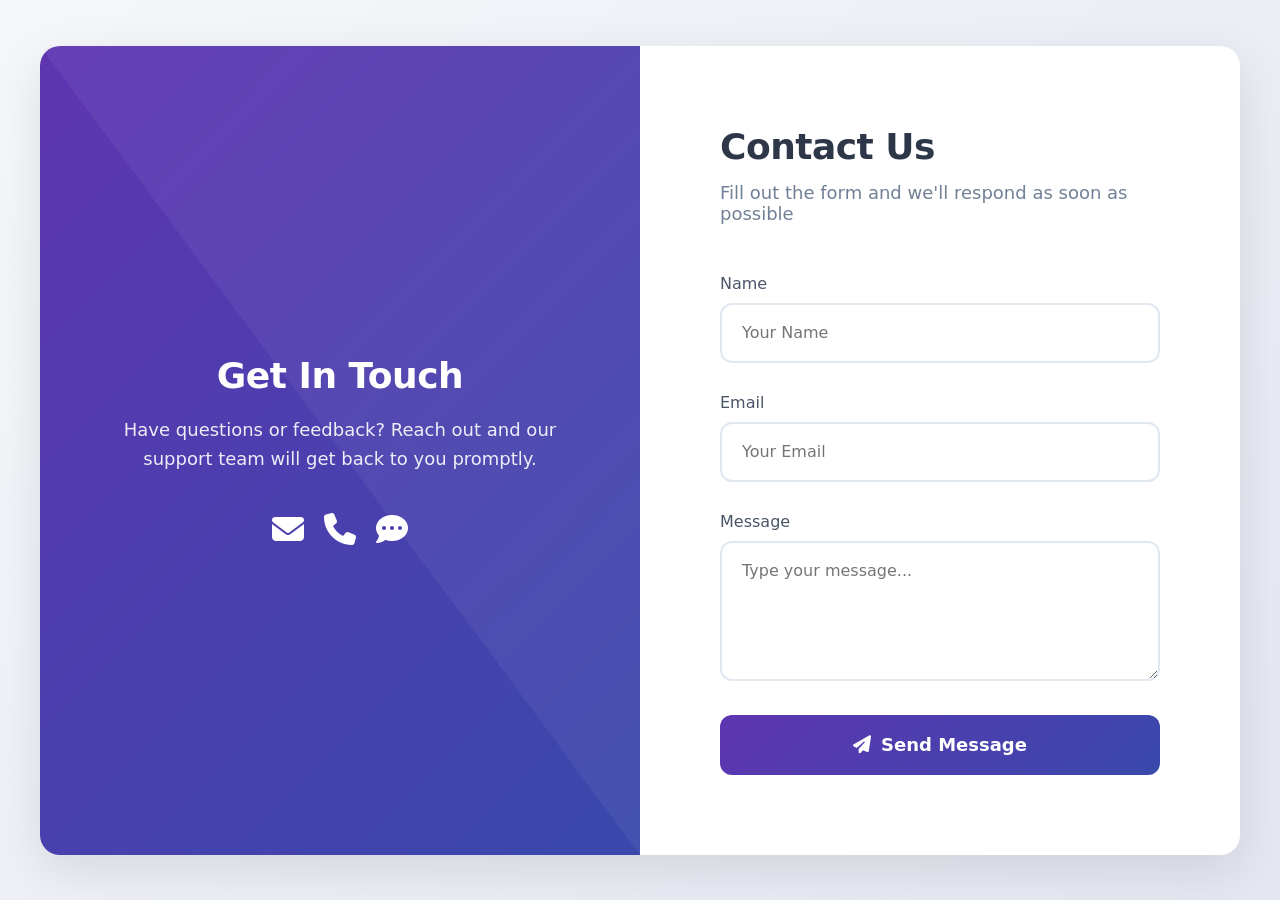
<file: KeyWallet/KeyWallet/contactus.html>
<!DOCTYPE html>
<html lang="en">
<head>
    <meta charset="UTF-8">
    <meta name="viewport" content="width=device-width, initial-scale=1.0">
    <title>Contact Us | KeyVault</title>
    <link rel="stylesheet" href="https://cdnjs.cloudflare.com/ajax/libs/font-awesome/6.4.0/css/all.min.css">
    <style>
        * { margin: 0; padding: 0; box-sizing: border-box; font-family: 'Segoe UI', system-ui, sans-serif; }
        body { background: linear-gradient(135deg, #f5f7fa 0%, #e4e7f1 100%); min-height: 100vh; display: flex; justify-content: center; align-items: center; padding: 20px; }
        .contact-container { width: 100%; max-width: 1200px; display: flex; background: white; border-radius: 20px; box-shadow: 0 15px 50px rgba(0,0,0,0.1); overflow: hidden; min-height: 700px; }

        /* Left Graphic Section */
        .graphic-section { flex: 1; background: linear-gradient(135deg, #5e35b1 0%, #3949ab 100%); display: flex; flex-direction: column; justify-content: center; align-items: center; padding: 60px; color: white; position: relative; overflow: hidden; }
        .graphic-overlay { position: absolute; top:0; left:0; width:100%; height:100%; background: url('data:image/svg+xml;utf8,<svg xmlns="http://www.w3.org/2000/svg" viewBox="0 0 100 100" preserveAspectRatio="none"><path d="M0,0 L100,0 L100,100 Z" fill="rgba(255,255,255,0.05)" /></svg>'); background-size: cover; }
        .graphic-content { max-width: 500px; text-align: center; z-index: 2; }
        .graphic-title { font-size: 36px; font-weight: 700; margin-bottom: 20px; letter-spacing: -0.5px; }
        .graphic-description { font-size: 18px; line-height: 1.6; opacity: 0.9; margin-bottom: 40px; }
        .graphic-icons { display: flex; gap: 20px; justify-content: center; }
        .graphic-icons i { font-size: 32px; }

        /* Right Form Section */
        .form-section { flex: 1; display: flex; flex-direction: column; justify-content: center; padding: 80px; max-width: 600px; }
        .form-header { margin-bottom: 50px; }
        .form-title { font-size: 36px; font-weight: 700; color: #2d3748; margin-bottom: 15px; letter-spacing: -0.5px; }
        .form-subtitle { font-size: 18px; color: #718096; }
        .form-group { margin-bottom: 30px; }
        .form-label { display: block; margin-bottom: 10px; font-weight: 500; color: #4a5568; font-size: 16px; }
        .form-control { width: 100%; padding: 18px 20px; border: 2px solid #e2e8f0; border-radius: 12px; font-size: 16px; transition: all 0.3s ease; height: 60px; }
        .form-control:focus { outline: none; border-color: #5e35b1; box-shadow: 0 0 0 4px rgba(94,53,177,0.1); }
        textarea.form-control { min-height: 140px; resize: vertical; }
        .submit-btn { width: 100%; padding: 20px; background: linear-gradient(135deg, #5e35b1 0%, #3949ab 100%); color: white; border: none; border-radius: 12px; font-size: 18px; font-weight: 600; cursor: pointer; transition: all 0.3s ease; height: 60px; display: flex; align-items: center; justify-content: center; gap: 10px; }
        .submit-btn:hover { transform: translateY(-3px); box-shadow: 0 8px 20px rgba(94,53,177,0.3); }

        @media (max-width: 992px) { .contact-container { flex-direction: column; max-width: 700px; } .graphic-section, .form-section { padding: 50px; } }
        @media (max-width: 576px) { .contact-container { min-height: auto; } .graphic-section, .form-section { padding: 40px 20px; } }
    </style>
</head>
<body>

<div class="contact-container">
    <div class="graphic-section">
        <div class="graphic-overlay"></div>
        <div class="graphic-content">
            <h1 class="graphic-title">Get In Touch</h1>
            <p class="graphic-description">Have questions or feedback? Reach out and our support team will get back to you promptly.</p>
            <div class="graphic-icons">
                <i class="fas fa-envelope"></i>
                <i class="fas fa-phone"></i>
                <i class="fas fa-comment-dots"></i>
            </div>
        </div>
    </div>

    <div class="form-section">
        <div class="form-header">
            <h1 class="form-title">Contact Us</h1>
            <p class="form-subtitle">Fill out the form and we'll respond as soon as possible</p>
        </div>

        <form action="contact.php" method="POST">
            <div class="form-group">
                <label class="form-label" for="name">Name</label>
                <input type="text" name="name" id="name" class="form-control" placeholder="Your Name" required>
            </div>

            <div class="form-group">
                <label class="form-label" for="email">Email</label>
                <input type="email" name="email" id="email" class="form-control" placeholder="Your Email" required>
            </div>

            <div class="form-group">
                <label class="form-label" for="message">Message</label>
                <textarea name="message" id="message" class="form-control" placeholder="Type your message..." required></textarea>
            </div>

            <button type="submit" class="submit-btn">
                <i class="fas fa-paper-plane"></i>
                Send Message
            </button>
        </form>
    </div>
</div>

</body>
</html>
</file>
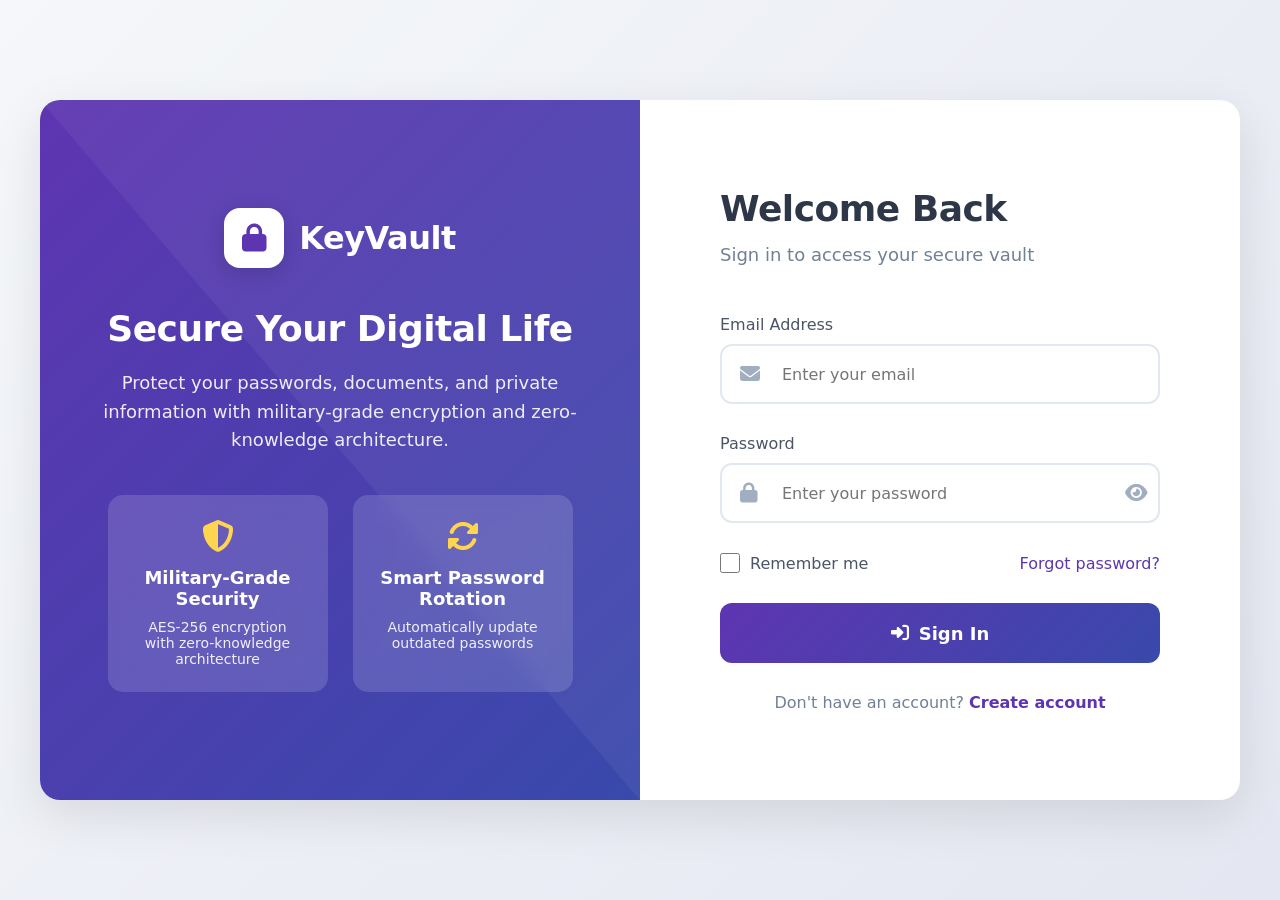
<file: KeyWallet/KeyWallet/login.html>
<!DOCTYPE html>
<html lang="en">
<head>
    <meta charset="UTF-8">
    <meta name="viewport" content="width=device-width, initial-scale=1.0">
    <title>Secure Login | KeyVault</title>
    <link rel="stylesheet" href="https://cdnjs.cloudflare.com/ajax/libs/font-awesome/6.4.0/css/all.min.css">
    <style>
        * {
            margin: 0;
            padding: 0;
            box-sizing: border-box;
            font-family: 'Segoe UI', system-ui, sans-serif;
        }
        
        body {
            background: linear-gradient(135deg, #f5f7fa 0%, #e4e7f1 100%);
            min-height: 100vh;
            display: flex;
            justify-content: center;
            align-items: center;
            padding: 20px;
        }
        
        .login-container {
            width: 100%;
            max-width: 1200px;
            display: flex;
            background: white;
            border-radius: 20px;
            box-shadow: 0 15px 50px rgba(0, 0, 0, 0.1);
            overflow: hidden;
            min-height: 700px;
        }
        
        .graphic-section {
            flex: 1;
            background: linear-gradient(135deg, #5e35b1 0%, #3949ab 100%);
            display: flex;
            flex-direction: column;
            justify-content: center;
            align-items: center;
            padding: 60px;
            color: white;
            position: relative;
            overflow: hidden;
        }
        
        .graphic-overlay {
            position: absolute;
            top: 0;
            left: 0;
            width: 100%;
            height: 100%;
            background: url('data:image/svg+xml;utf8,<svg xmlns="http://www.w3.org/2000/svg" viewBox="0 0 100 100" preserveAspectRatio="none"><path d="M0,0 L100,0 L100,100 Z" fill="rgba(255,255,255,0.05)" /></svg>');
            background-size: cover;
        }
        
        .logo {
            display: flex;
            align-items: center;
            gap: 15px;
            margin-bottom: 40px;
            z-index: 2;
        }
        
        .logo-icon {
            width: 60px;
            height: 60px;
            background: white;
            border-radius: 16px;
            display: flex;
            align-items: center;
            justify-content: center;
            color: #5e35b1;
            font-size: 28px;
            box-shadow: 0 5px 20px rgba(0, 0, 0, 0.15);
        }
        
        .logo-text {
            font-size: 32px;
            font-weight: 700;
            letter-spacing: -0.5px;
        }
        
        .graphic-content {
            max-width: 500px;
            text-align: center;
            z-index: 2;
        }
        
        .graphic-title {
            font-size: 36px;
            font-weight: 700;
            margin-bottom: 20px;
            letter-spacing: -0.5px;
        }
        
        .graphic-description {
            font-size: 18px;
            line-height: 1.6;
            opacity: 0.9;
            margin-bottom: 40px;
        }
        
        .features {
            display: flex;
            flex-wrap: wrap;
            gap: 25px;
            justify-content: center;
            z-index: 2;
        }
        
        .feature {
            background: rgba(255, 255, 255, 0.15);
            backdrop-filter: blur(10px);
            border-radius: 15px;
            padding: 25px;
            width: 220px;
            text-align: center;
            transition: all 0.3s ease;
        }
        
        .feature:hover {
            transform: translateY(-8px);
            background: rgba(255, 255, 255, 0.25);
        }
        
        .feature i {
            font-size: 32px;
            margin-bottom: 15px;
            color: #ffd54f;
        }
        
        .feature h3 {
            font-size: 18px;
            margin-bottom: 10px;
        }
        
        .feature p {
            font-size: 14px;
            opacity: 0.9;
        }
        
        .login-section {
            flex: 1;
            display: flex;
            flex-direction: column;
            justify-content: center;
            padding: 80px;
            max-width: 600px;
        }
        
        .login-header {
            margin-bottom: 50px;
        }
        
        .login-title {
            font-size: 36px;
            font-weight: 700;
            color: #2d3748;
            margin-bottom: 15px;
            letter-spacing: -0.5px;
        }
        
        .login-subtitle {
            font-size: 18px;
            color: #718096;
        }
        
        .form-group {
            margin-bottom: 30px;
        }
        
        .form-label {
            display: block;
            margin-bottom: 10px;
            font-weight: 500;
            color: #4a5568;
            font-size: 16px;
        }
        
        .input-container {
            position: relative;
        }
        
        .input-container i {
            position: absolute;
            left: 20px;
            top: 50%;
            transform: translateY(-50%);
            color: #a0aec0;
            font-size: 20px;
        }
        
        .form-control {
            width: 100%;
            padding: 18px 20px 18px 60px;
            border: 2px solid #e2e8f0;
            border-radius: 12px;
            font-size: 16px;
            transition: all 0.3s ease;
            height: 60px;
        }
        
        .form-control:focus {
            outline: none;
            border-color: #5e35b1;
            box-shadow: 0 0 0 4px rgba(94, 53, 177, 0.1);
        }
        
        .password-toggle {
            position: absolute;
            right: 55px;
            top: 50%;
            transform: translateY(-50%);
            color: #a0aec0;
            cursor: pointer;
            font-size: 20px;
            transition: all 0.3s ease;
        }
        
        .password-toggle:hover {
            color: #5e35b1;
        }
        
        .options {
            display: flex;
            justify-content: space-between;
            align-items: center;
            margin-bottom: 30px;
        }
        
        .remember {
            display: flex;
            align-items: center;
            gap: 10px;
        }
        
        .remember input {
            width: 20px;
            height: 20px;
            accent-color: #5e35b1;
        }
        
        .remember label {
            color: #4a5568;
            cursor: pointer;
        }
        
        .forgot-link {
            color: #5e35b1;
            text-decoration: none;
            font-weight: 500;
            transition: all 0.3s ease;
        }
        
        .forgot-link:hover {
            text-decoration: underline;
        }
        
        .login-btn {
            width: 100%;
            padding: 20px;
            background: linear-gradient(135deg, #5e35b1 0%, #3949ab 100%);
            color: white;
            border: none;
            border-radius: 12px;
            font-size: 18px;
            font-weight: 600;
            cursor: pointer;
            transition: all 0.3s ease;
            margin-bottom: 30px;
            height: 60px;
            display: flex;
            align-items: center;
            justify-content: center;
            gap: 10px;
        }
        
        .login-btn:hover {
            transform: translateY(-3px);
            box-shadow: 0 8px 20px rgba(94, 53, 177, 0.3);
        }
        
        .divider {
            display: flex;
            align-items: center;
            margin: 30px 0;
            color: #a0aec0;
        }
        
        .divider::before,
        .divider::after {
            content: '';
            flex: 1;
            height: 1px;
            background: #e2e8f0;
            margin: 0 15px;
        }
        
        .social-login {
            display: flex;
            gap: 20px;
            margin-bottom: 30px;
        }
        
        .social-btn {
            flex: 1;
            padding: 15px;
            border: 2px solid #e2e8f0;
            border-radius: 12px;
            background: white;
            display: flex;
            align-items: center;
            justify-content: center;
            gap: 10px;
            font-size: 16px;
            font-weight: 500;
            color: #4a5568;
            cursor: pointer;
            transition: all 0.3s ease;
        }
        
        .social-btn:hover {
            border-color: #5e35b1;
            color: #5e35b1;
            transform: translateY(-3px);
        }
        
        .social-btn i {
            font-size: 20px;
        }
        
        .register-link {
            text-align: center;
            color: #718096;
        }
        
        .register-link a {
            color: #5e35b1;
            text-decoration: none;
            font-weight: 600;
        }
        
        .register-link a:hover {
            text-decoration: underline;
        }
        
        @media (max-width: 992px) {
            .login-container {
                flex-direction: column;
                max-width: 700px;
            }
            
            .graphic-section {
                padding: 40px;
            }
            
            .login-section {
                padding: 50px;
            }
        }
        
        @media (max-width: 576px) {
            .login-container {
                min-height: auto;
            }
            
            .graphic-section {
                padding: 40px 20px;
            }
            
            .login-section {
                padding: 40px 20px;
            }
            
            .features {
                flex-direction: column;
                align-items: center;
            }
            
            .feature {
                width: 100%;
                max-width: 300px;
            }
            
            .social-login {
                flex-direction: column;
            }
        }
    </style>
</head>
<body>
    <div class="login-container">
        <div class="graphic-section">
            <div class="graphic-overlay"></div>
            <div class="logo">
                <div class="logo-icon">
                    <i class="fas fa-lock"></i>
                </div>
                <div class="logo-text">KeyVault</div>
            </div>
            <div class="graphic-content">
                <h1 class="graphic-title">Secure Your Digital Life</h1>
                <p class="graphic-description">Protect your passwords, documents, and private information with military-grade encryption and zero-knowledge architecture.</p>
            </div>
            <div class="features">
                <div class="feature">
                    <i class="fas fa-shield-alt"></i>
                    <h3>Military-Grade Security</h3>
                    <p>AES-256 encryption with zero-knowledge architecture</p>
                </div>
                <div class="feature">
                    <i class="fas fa-sync-alt"></i>
                    <h3>Smart Password Rotation</h3>
                    <p>Automatically update outdated passwords</p>
                </div>
            </div>
        </div>
        
        <div class="login-section">
            <div class="login-header">
                <h1 class="login-title">Welcome Back</h1>
                <p class="login-subtitle">Sign in to access your secure vault</p>
            </div>
            
            <form action="login.php" method="post">
                <div class="form-group">
                    <label class="form-label">Email Address</label>
                    <div class="input-container">
                        <i class="fas fa-envelope"></i>
                        <input type="email" name="email" class="form-control" placeholder="Enter your email" required>
                    </div>
                </div>
                
                <div class="form-group">
                    <label class="form-label">Password</label>
                    <div class="input-container">
                        <i class="fas fa-lock"></i>
                        <input type="password" name="password" id="password" class="form-control" placeholder="Enter your password" required>
                        <span class="password-toggle" id="togglePassword">
                            <i class="fas fa-eye"></i>
                        </span>
                    </div>
                </div>
                
                <div class="options">
                    <div class="remember">
                        <input type="checkbox" id="remember">
                        <label for="remember">Remember me</label>
                    </div>
                    <a href="forgot_password_form.php" class="forgot-link">Forgot password?</a>
                </div>
                
                <button type="submit" class="login-btn">
                    <i class="fas fa-sign-in-alt"></i>
                    Sign In
                </button>
                
                
                <p class="register-link">
                    Don't have an account? <a href="register.html">Create account</a>
                </p>
            </form>
        </div>
    </div>
    
    <script>
        // Toggle password visibility
        const togglePassword = document.querySelector('#togglePassword');
        const password = document.querySelector('#password');
        
        togglePassword.addEventListener('click', function() {
            const type = password.getAttribute('type') === 'password' ? 'text' : 'password';
            password.setAttribute('type', type);
            this.innerHTML = type === 'password' ? '<i class="fas fa-eye"></i>' : '<i class="fas fa-eye-slash"></i>';
        });
        
    </script>
</body>
</html>
</file>
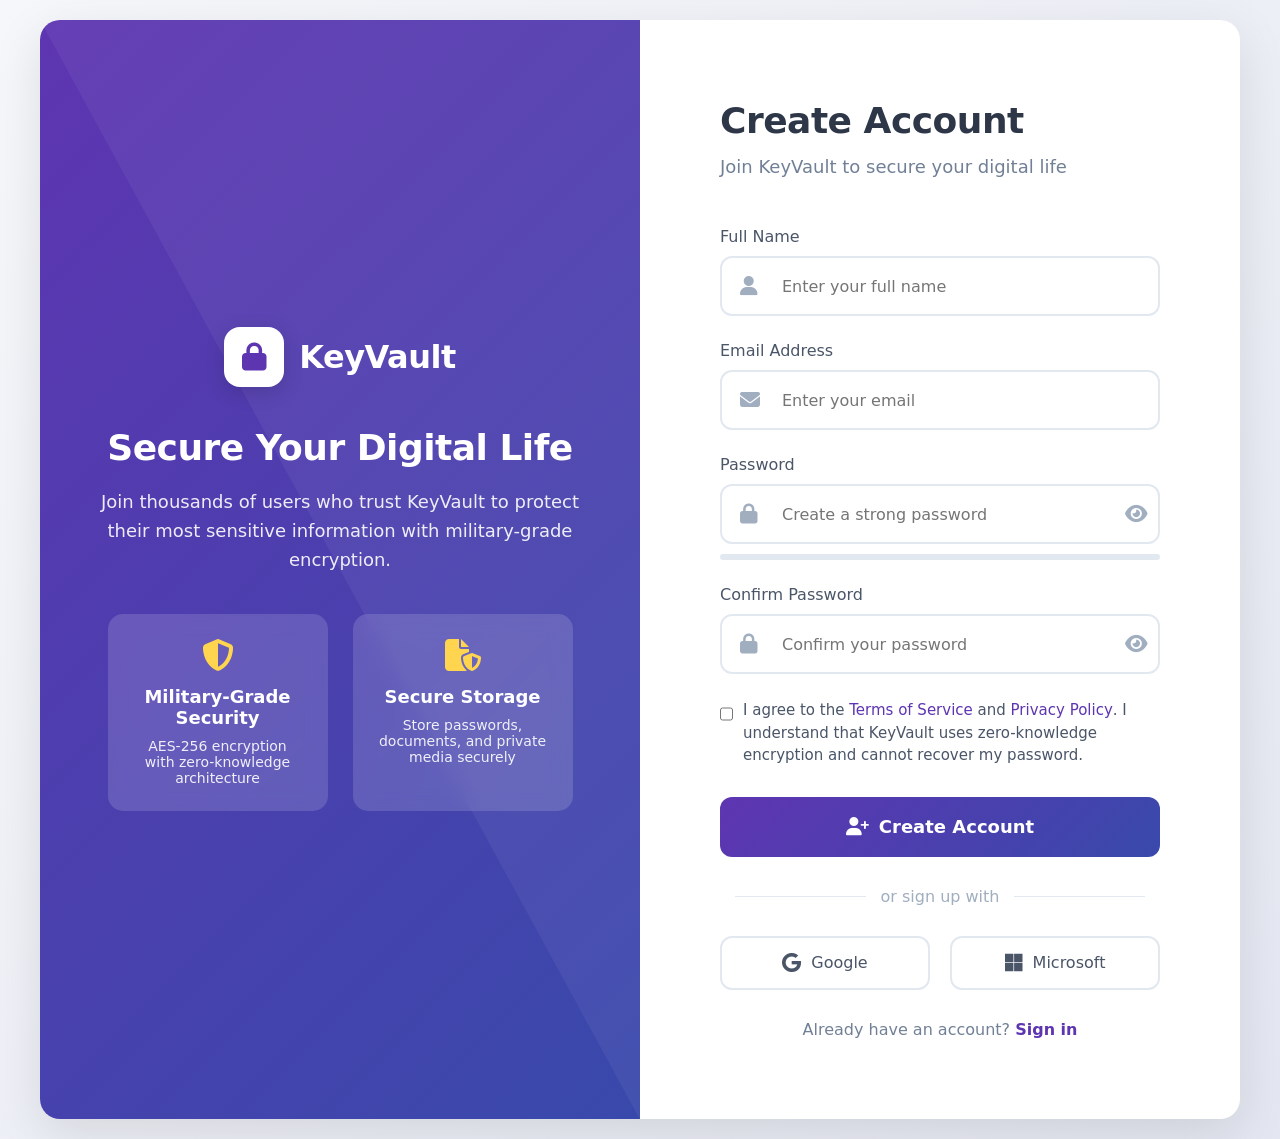
<file: KeyWallet/KeyWallet/register.html>
<!DOCTYPE html>
<html lang="en">
<head>
    <meta charset="UTF-8">
    <meta name="viewport" content="width=device-width, initial-scale=1.0">
    <title>Create Account | KeyVault</title>
    <link rel="stylesheet" href="https://cdnjs.cloudflare.com/ajax/libs/font-awesome/6.4.0/css/all.min.css">
    <style>
        * {
            margin: 0;
            padding: 0;
            box-sizing: border-box;
            font-family: 'Segoe UI', system-ui, sans-serif;
        }
        
        body {
            background: linear-gradient(135deg, #f5f7fa 0%, #e4e7f1 100%);
            min-height: 100vh;
            display: flex;
            justify-content: center;
            align-items: center;
            padding: 20px;
        }
        
        .container {
            width: 100%;
            max-width: 1200px;
            display: flex;
            background: white;
            border-radius: 20px;
            box-shadow: 0 15px 50px rgba(0, 0, 0, 0.1);
            overflow: hidden;
            min-height: 700px;
        }
        
        .graphic-section {
            flex: 1;
            background: linear-gradient(135deg, #5e35b1 0%, #3949ab 100%);
            display: flex;
            flex-direction: column;
            justify-content: center;
            align-items: center;
            padding: 60px;
            color: white;
            position: relative;
            overflow: hidden;
        }
        
        .graphic-overlay {
            position: absolute;
            top: 0;
            left: 0;
            width: 100%;
            height: 100%;
            background: url('data:image/svg+xml;utf8,<svg xmlns="http://www.w3.org/2000/svg" viewBox="0 0 100 100" preserveAspectRatio="none"><path d="M0,0 L100,0 L100,100 Z" fill="rgba(255,255,255,0.05)" /></svg>');
            background-size: cover;
        }
        
        .logo {
            display: flex;
            align-items: center;
            gap: 15px;
            margin-bottom: 40px;
            z-index: 2;
        }
        
        .logo-icon {
            width: 60px;
            height: 60px;
            background: white;
            border-radius: 16px;
            display: flex;
            align-items: center;
            justify-content: center;
            color: #5e35b1;
            font-size: 28px;
            box-shadow: 0 5px 20px rgba(0, 0, 0, 0.15);
        }
        
        .logo-text {
            font-size: 32px;
            font-weight: 700;
            letter-spacing: -0.5px;
        }
        
        .graphic-content {
            max-width: 500px;
            text-align: center;
            z-index: 2;
        }
        
        .graphic-title {
            font-size: 36px;
            font-weight: 700;
            margin-bottom: 20px;
            letter-spacing: -0.5px;
        }
        
        .graphic-description {
            font-size: 18px;
            line-height: 1.6;
            opacity: 0.9;
            margin-bottom: 40px;
        }
        
        .features {
            display: flex;
            flex-wrap: wrap;
            gap: 25px;
            justify-content: center;
            z-index: 2;
        }
        
        .feature {
            background: rgba(255, 255, 255, 0.15);
            backdrop-filter: blur(10px);
            border-radius: 15px;
            padding: 25px;
            width: 220px;
            text-align: center;
            transition: all 0.3s ease;
        }
        
        .feature:hover {
            transform: translateY(-8px);
            background: rgba(255, 255, 255, 0.25);
        }
        
        .feature i {
            font-size: 32px;
            margin-bottom: 15px;
            color: #ffd54f;
        }
        
        .feature h3 {
            font-size: 18px;
            margin-bottom: 10px;
        }
        
        .feature p {
            font-size: 14px;
            opacity: 0.9;
        }
        
        .form-section {
            flex: 1;
            display: flex;
            flex-direction: column;
            justify-content: center;
            padding: 80px;
            max-width: 600px;
        }
        
        .form-header {
            margin-bottom: 50px;
        }
        
        .form-title {
            font-size: 36px;
            font-weight: 700;
            color: #2d3748;
            margin-bottom: 15px;
            letter-spacing: -0.5px;
        }
        
        .form-subtitle {
            font-size: 18px;
            color: #718096;
        }
        
        .form-group {
            margin-bottom: 25px;
        }
        
        .form-label {
            display: block;
            margin-bottom: 10px;
            font-weight: 500;
            color: #4a5568;
            font-size: 16px;
        }
        
        .input-container {
            position: relative;
        }
        
        .input-container i {
            position: absolute;
            left: 20px;
            top: 50%;
            transform: translateY(-50%);
            color: #a0aec0;
            font-size: 20px;
        }
        
        .form-control {
            width: 100%;
            padding: 18px 20px 18px 60px;
            border: 2px solid #e2e8f0;
            border-radius: 12px;
            font-size: 16px;
            transition: all 0.3s ease;
            height: 60px;
        }
        
        .form-control:focus {
            outline: none;
            border-color: #5e35b1;
            box-shadow: 0 0 0 4px rgba(94, 53, 177, 0.1);
        }
        
        .password-toggle {
            position: absolute;
            right: 55px;
            top: 50%;
            transform: translateY(-50%);
            color: #a0aec0;
            cursor: pointer;
            font-size: 20px;
            transition: all 0.3s ease;
        }
        
        .password-toggle:hover {
            color: #5e35b1;
        }
        
        .password-strength {
            height: 6px;
            background: #e2e8f0;
            border-radius: 3px;
            margin-top: 10px;
            overflow: hidden;
        }
        
        .strength-bar {
            height: 100%;
            width: 0%;
            background: #48bb78;
            border-radius: 3px;
            transition: width 0.3s ease;
        }
        
        .terms {
            display: flex;
            align-items: flex-start;
            gap: 10px;
            margin-bottom: 30px;
        }
        
        .terms input {
            margin-top: 5px;
            width: 20px;
            height: 20px;
            accent-color: #5e35b1;
        }
        
        .terms label {
            color: #4a5568;
            font-size: 15px;
            line-height: 1.5;
        }
        
        .terms a {
            color: #5e35b1;
            text-decoration: none;
            font-weight: 500;
        }
        
        .terms a:hover {
            text-decoration: underline;
        }
        
        .register-btn {
            width: 100%;
            padding: 20px;
            background: linear-gradient(135deg, #5e35b1 0%, #3949ab 100%);
            color: white;
            border: none;
            border-radius: 12px;
            font-size: 18px;
            font-weight: 600;
            cursor: pointer;
            transition: all 0.3s ease;
            margin-bottom: 30px;
            height: 60px;
            display: flex;
            align-items: center;
            justify-content: center;
            gap: 10px;
        }
        
        .register-btn:hover {
            transform: translateY(-3px);
            box-shadow: 0 8px 20px rgba(94, 53, 177, 0.3);
        }
        
        .divider {
            display: flex;
            align-items: center;
            margin: 30px 0;
            color: #a0aec0;
        }
        
        .divider::before,
        .divider::after {
            content: '';
            flex: 1;
            height: 1px;
            background: #e2e8f0;
            margin: 0 15px;
        }
        
        .social-register {
            display: flex;
            gap: 20px;
            margin-bottom: 30px;
        }
        
        .social-btn {
            flex: 1;
            padding: 15px;
            border: 2px solid #e2e8f0;
            border-radius: 12px;
            background: white;
            display: flex;
            align-items: center;
            justify-content: center;
            gap: 10px;
            font-size: 16px;
            font-weight: 500;
            color: #4a5568;
            cursor: pointer;
            transition: all 0.3s ease;
        }
        
        .social-btn:hover {
            border-color: #5e35b1;
            color: #5e35b1;
            transform: translateY(-3px);
        }
        
        .social-btn i {
            font-size: 20px;
        }
        
        .login-link {
            text-align: center;
            color: #718096;
            font-size: 16px;
        }
        
        .login-link a {
            color: #5e35b1;
            text-decoration: none;
            font-weight: 600;
        }
        
        .login-link a:hover {
            text-decoration: underline;
        }
        
        @media (max-width: 992px) {
            .container {
                flex-direction: column;
                max-width: 700px;
            }
            
            .graphic-section {
                padding: 40px;
            }
            
            .form-section {
                padding: 50px;
            }
        }
        
        @media (max-width: 576px) {
            .container {
                min-height: auto;
            }
            
            .graphic-section {
                padding: 40px 20px;
            }
            
            .form-section {
                padding: 40px 20px;
            }
            
            .features {
                flex-direction: column;
                align-items: center;
            }
            
            .feature {
                width: 100%;
                max-width: 300px;
            }
            
            .social-register {
                flex-direction: column;
            }
        }
    </style>
</head>
<body>
    <div class="container">
        <div class="graphic-section">
            <div class="graphic-overlay"></div>
            <div class="logo">
                <div class="logo-icon">
                    <i class="fas fa-lock"></i>
                </div>
                <div class="logo-text">KeyVault</div>
            </div>
            <div class="graphic-content">
                <h1 class="graphic-title">Secure Your Digital Life</h1>
                <p class="graphic-description">Join thousands of users who trust KeyVault to protect their most sensitive information with military-grade encryption.</p>
            </div>
            <div class="features">
                <div class="feature">
                    <i class="fas fa-shield-alt"></i>
                    <h3>Military-Grade Security</h3>
                    <p>AES-256 encryption with zero-knowledge architecture</p>
                </div>
                <div class="feature">
                    <i class="fas fa-file-shield"></i>
                    <h3>Secure Storage</h3>
                    <p>Store passwords, documents, and private media securely</p>
                </div>
            </div>
        </div>
        
        <div class="form-section">
            <div class="form-header">
                <h1 class="form-title">Create Account</h1>
                <p class="form-subtitle">Join KeyVault to secure your digital life</p>
            </div>
            
            <form action="regi.php" method="POST">
                <div class="form-group">
                    <label class="form-label">Full Name</label>
                    <div class="input-container">
                        <i class="fas fa-user"></i>
                        <input type="text" name="fullname" class="form-control" placeholder="Enter your full name" required>
                    </div>
                </div>
                
                <div class="form-group">
                    <label class="form-label">Email Address</label>
                    <div class="input-container">
                        <i class="fas fa-envelope"></i>
                        <input type="email" name="email" class="form-control" placeholder="Enter your email" required>
                    </div>
                </div>
                
                <div class="form-group">
                    <label class="form-label">Password</label>
                    <div class="input-container">
                        <i class="fas fa-lock"></i>
                        <input type="password" name="password" id="password" class="form-control" placeholder="Create a strong password" required>
                        <span class="password-toggle" id="togglePassword">
                            <i class="fas fa-eye"></i>
                        </span>
                    </div>
                    <div class="password-strength">
                        <div class="strength-bar" id="strengthBar"></div>
                    </div>
                </div>
                
                <div class="form-group">
                    <label class="form-label">Confirm Password</label>
                    <div class="input-container">
                        <i class="fas fa-lock"></i>
                        <input type="password" name="confirmPassword" id="confirmPassword" class="form-control" placeholder="Confirm your password" required>
                        <span class="password-toggle" id="toggleConfirmPassword">
                            <i class="fas fa-eye"></i>
                        </span>
                    </div>
                </div>
                
                <div class="terms">
                    <input type="checkbox" id="terms" required>
                    <label for="terms">I agree to the <a href="#">Terms of Service</a> and <a href="#">Privacy Policy</a>. I understand that KeyVault uses zero-knowledge encryption and cannot recover my password.</label>
                </div>
                
                <button type="submit" class="register-btn">
                    <i class="fas fa-user-plus"></i>
                    Create Account
                </button>
                
                <div class="divider">or sign up with</div>
                
                <div class="social-register">
                    <button type="button" class="social-btn">
                        <i class="fab fa-google"></i>
                        Google
                    </button>
                    <button type="button" class="social-btn">
                        <i class="fab fa-microsoft"></i>
                        Microsoft
                    </button>
                </div>
                
                <p class="login-link">
                    Already have an account? <a href="login.html">Sign in</a>
                </p>
            </form>
        </div>
    </div>
    
    <script>
        // Toggle password visibility
        const togglePassword = document.querySelector('#togglePassword');
        const password = document.querySelector('#password');
        const toggleConfirmPassword = document.querySelector('#toggleConfirmPassword');
        const confirmPassword = document.querySelector('#confirmPassword');
        
        togglePassword.addEventListener('click', function() {
            const type = password.getAttribute('type') === 'password' ? 'text' : 'password';
            password.setAttribute('type', type);
            this.innerHTML = type === 'password' ? '<i class="fas fa-eye"></i>' : '<i class="fas fa-eye-slash"></i>';
        });
        
        toggleConfirmPassword.addEventListener('click', function() {
            const type = confirmPassword.getAttribute('type') === 'password' ? 'text' : 'password';
            confirmPassword.setAttribute('type', type);
            this.innerHTML = type === 'password' ? '<i class="fas fa-eye"></i>' : '<i class="fas fa-eye-slash"></i>';
        });
        
        // Password strength indicator
        password.addEventListener('input', function() {
            const strengthBar = document.getElementById('strengthBar');
            const strength = calculatePasswordStrength(this.value);
            
            if (strength < 20) {
                strengthBar.style.background = '#e53e3e'; // Red
            } else if (strength < 60) {
                strengthBar.style.background = '#ed8936'; // Orange
            } else if (strength < 90) {
                strengthBar.style.background = '#38a169'; // Green
            } else {
                strengthBar.style.background = '#48bb78'; // Strong green
            }
            
            strengthBar.style.width = `${strength}%`;
        });
        
        function calculatePasswordStrength(password) {
            let strength = 0;
            
            // Length contributes up to 40%
            strength += Math.min(password.length * 4, 40);
            
            // Character variety contributes up to 40%
            const hasLower = /[a-z]/.test(password);
            const hasUpper = /[A-Z]/.test(password);
            const hasNumber = /[0-9]/.test(password);
            const hasSpecial = /[^a-zA-Z0-9]/.test(password);
            
            const varietyCount = [hasLower, hasUpper, hasNumber, hasSpecial].filter(Boolean).length;
            strength += varietyCount * 10;
            
            // Additional points for longer passwords
            if (password.length > 12) strength += 10;
            if (password.length > 16) strength += 10;
            
            return Math.min(strength, 100);
        }
    </script>
</body>
</html>
</file>
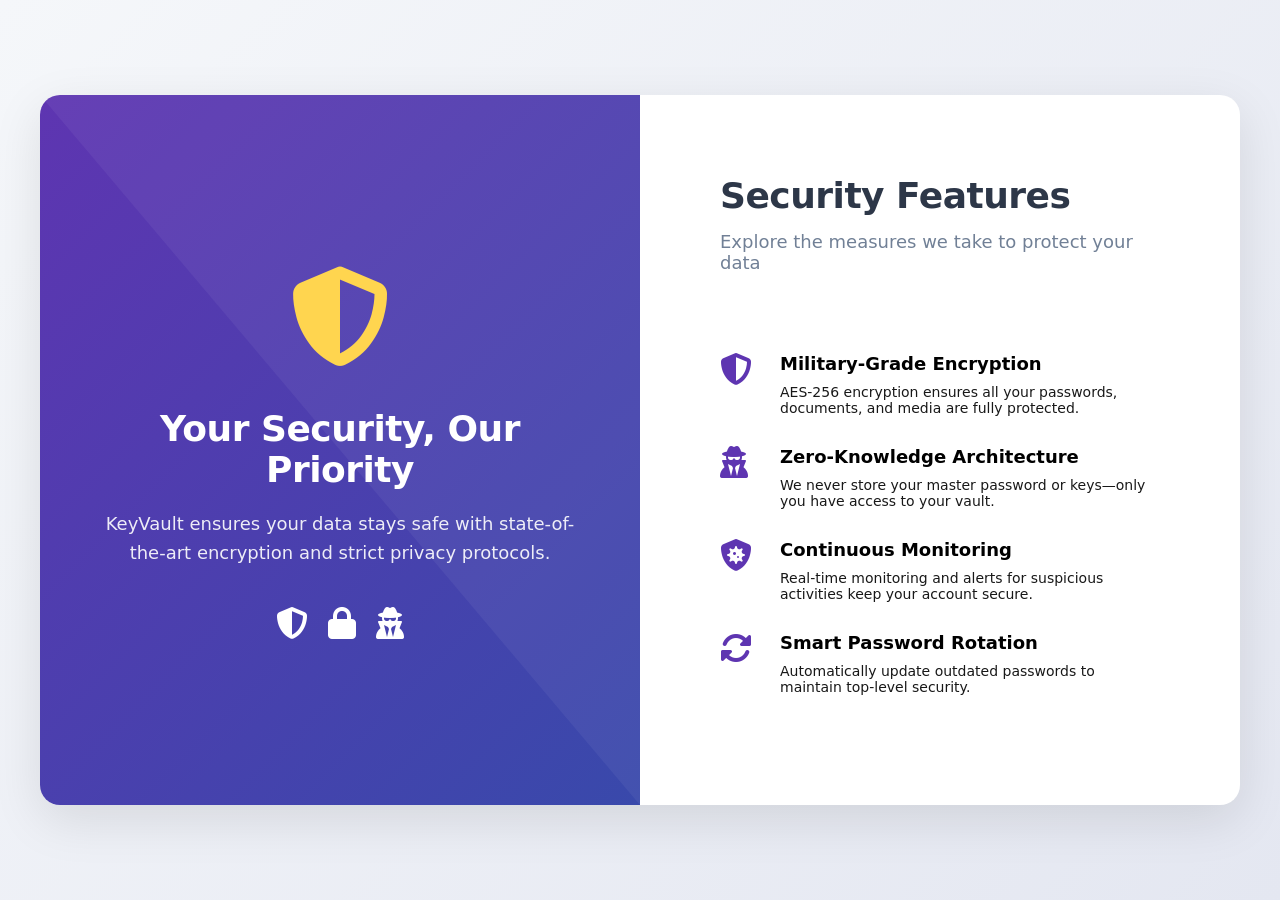
<file: KeyWallet/KeyWallet/security.html>
<!DOCTYPE html>
<html lang="en">
<head>
<meta charset="UTF-8">
<meta name="viewport" content="width=device-width, initial-scale=1.0">
<title>Security | KeyVault</title>
<link rel="stylesheet" href="https://cdnjs.cloudflare.com/ajax/libs/font-awesome/6.4.0/css/all.min.css">
<style>
    * { margin:0; padding:0; box-sizing:border-box; font-family: 'Segoe UI', system-ui, sans-serif; }
    body { background: linear-gradient(135deg, #f5f7fa 0%, #e4e7f1 100%); min-height: 100vh; display: flex; justify-content: center; align-items: center; padding: 20px; }

    .security-container { width: 100%; max-width: 1200px; display: flex; background: white; border-radius: 20px; box-shadow: 0 15px 50px rgba(0,0,0,0.1); overflow: hidden; min-height: 700px; }

    /* Left Graphic Section */
    .graphic-section { flex:1; background: linear-gradient(135deg, #5e35b1 0%, #3949ab 100%); display: flex; flex-direction: column; justify-content: center; align-items: center; padding: 60px; color:white; position: relative; overflow:hidden; }
    .graphic-overlay { position:absolute; top:0; left:0; width:100%; height:100%; background: url('data:image/svg+xml;utf8,<svg xmlns="http://www.w3.org/2000/svg" viewBox="0 0 100 100" preserveAspectRatio="none"><path d="M0,0 L100,0 L100,100 Z" fill="rgba(255,255,255,0.05)" /></svg>'); background-size: cover; }

    .graphic-content { max-width: 500px; text-align: center; z-index:2; }

    /* Big Security Logo */
    .big-logo { font-size: 100px; color: #ffd54f; margin-bottom: 30px; animation: pulse 2s infinite; }
    @keyframes pulse { 0%, 100% { transform: scale(1); opacity:1; } 50% { transform: scale(1.1); opacity:0.8; } }

    .graphic-title { font-size: 36px; font-weight: 700; margin-bottom: 20px; letter-spacing: -0.5px; }
    .graphic-description { font-size: 18px; line-height: 1.6; opacity: 0.9; margin-bottom: 40px; }
    .security-icons { display: flex; gap: 20px; justify-content: center; }
    .security-icons i { font-size: 32px; }

    /* Right Features Section */
    .features-section { flex:1; display:flex; flex-direction: column; justify-content:center; padding: 80px; max-width:600px; }
    .features-header { margin-bottom:50px; }
    .features-title { font-size:36px; font-weight:700; color:#2d3748; margin-bottom:15px; letter-spacing:-0.5px; }
    .features-subtitle { font-size:18px; color:#718096; margin-bottom:30px; }
    .feature { display:flex; gap:20px; align-items:flex-start; margin-bottom:30px; }
    .feature-icon { font-size:32px; color:#5e35b1; min-width:40px; }
    .feature-content h3 { font-size:18px; margin-bottom:10px; }
    .feature-content p { font-size:14px; opacity:0.9; }

    @media (max-width:992px) { .security-container { flex-direction: column; max-width:700px; } .graphic-section, .features-section { padding:50px; } }
    @media (max-width:576px) { .security-container { min-height:auto; } .graphic-section, .features-section { padding:40px 20px; } }
</style>
</head>
<body>

<div class="security-container">

    <!-- Left Graphic Section -->
    <div class="graphic-section">
        <div class="graphic-overlay"></div>
        <div class="graphic-content">
            <!-- Big Security Logo -->
            <div class="big-logo">
                <i class="fas fa-shield-alt"></i>
            </div>

            <h1 class="graphic-title">Your Security, Our Priority</h1>
            <p class="graphic-description">KeyVault ensures your data stays safe with state-of-the-art encryption and strict privacy protocols.</p>
            <div class="security-icons">
                <i class="fas fa-shield-alt"></i>
                <i class="fas fa-lock"></i>
                <i class="fas fa-user-secret"></i>
            </div>
        </div>
    </div>

    <!-- Right Features Section -->
    <div class="features-section">
        <div class="features-header">
            <h1 class="features-title">Security Features</h1>
            <p class="features-subtitle">Explore the measures we take to protect your data</p>
        </div>

        <div class="feature">
            <i class="feature-icon fas fa-shield-alt"></i>
            <div class="feature-content">
                <h3>Military-Grade Encryption</h3>
                <p>AES-256 encryption ensures all your passwords, documents, and media are fully protected.</p>
            </div>
        </div>

        <div class="feature">
            <i class="feature-icon fas fa-user-secret"></i>
            <div class="feature-content">
                <h3>Zero-Knowledge Architecture</h3>
                <p>We never store your master password or keys—only you have access to your vault.</p>
            </div>
        </div>

        <div class="feature">
            <i class="feature-icon fas fa-shield-virus"></i>
            <div class="feature-content">
                <h3>Continuous Monitoring</h3>
                <p>Real-time monitoring and alerts for suspicious activities keep your account secure.</p>
            </div>
        </div>

        <div class="feature">
            <i class="feature-icon fas fa-sync-alt"></i>
            <div class="feature-content">
                <h3>Smart Password Rotation</h3>
                <p>Automatically update outdated passwords to maintain top-level security.</p>
            </div>
        </div>
    </div>

</div>

</body>
</html>
</file>
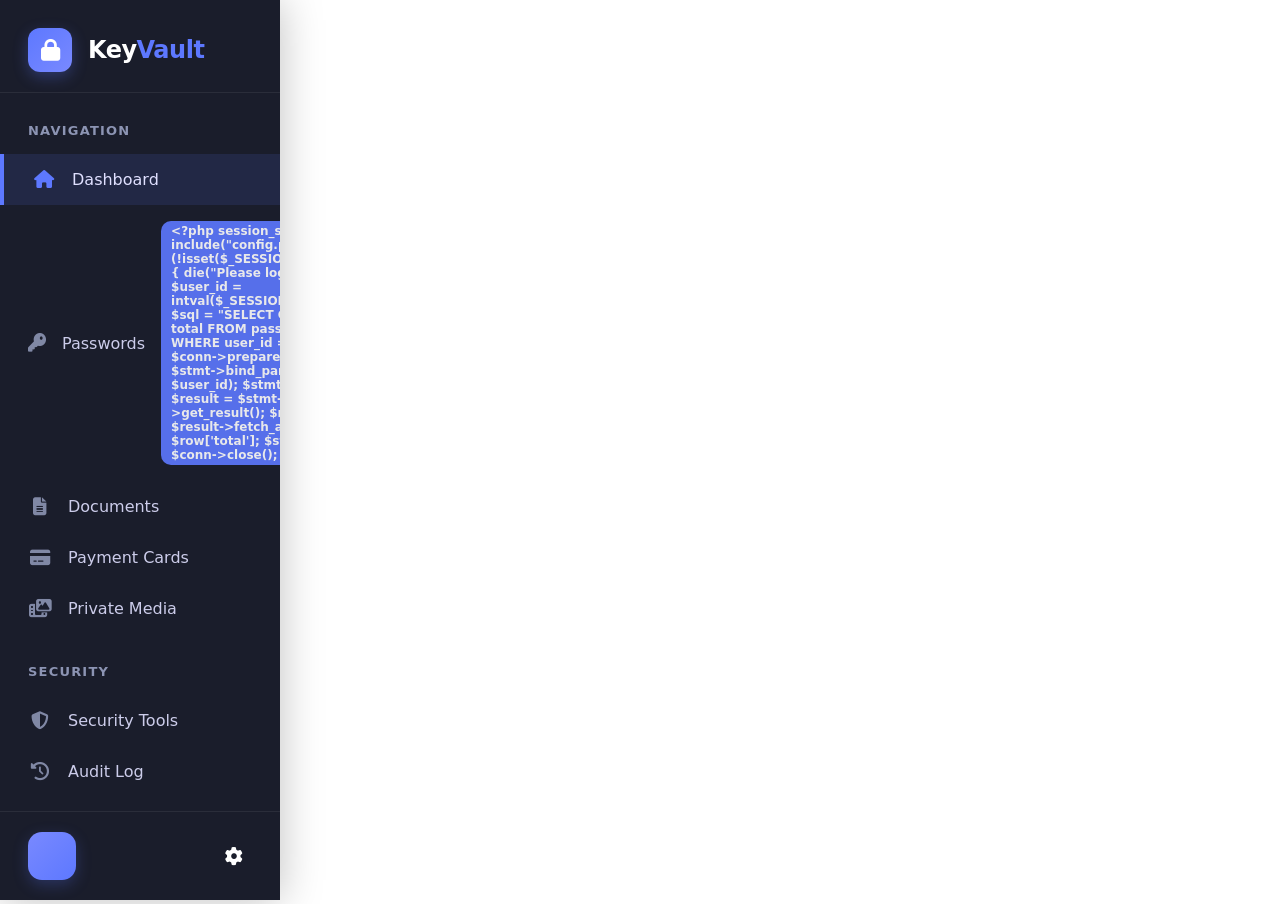
<file: KeyWallet/KeyWallet/DASHBOARD/sidebar.html>
<!DOCTYPE html>
<html lang="en">
<head>
  <meta charset="UTF-8">
  <meta name="viewport" content="width=device-width, initial-scale=1.0">
  <title>KeyVault - Sidebar</title>

  <!-- Font Awesome -->
  <link rel="stylesheet" href="https://cdnjs.cloudflare.com/ajax/libs/font-awesome/6.4.0/css/all.min.css">

  <style>
    /* ===== SIDEBAR STYLES ===== */
    :root {
      --sidebar-bg: #1a1d2b;
      --sidebar-accent: #5d78ff;
      --sidebar-hover: #232838;
      --sidebar-text: #e0e0ff;
      --sidebar-icon: #8c94b3;
      --transition: all 0.3s cubic-bezier(0.175, 0.885, 0.32, 1.275);
    }

    body {
      margin: 0;
      padding: 0;
      font-family: 'Segoe UI', system-ui, sans-serif;
      display: flex;
      height: 100vh;
      overflow: hidden;
    }

    .sidebar {
      width: 280px;
      background: var(--sidebar-bg);
      display: flex;
      flex-direction: column;
      height: 100vh;
      position: sticky;
      top: 0;
      box-shadow: 0 0 40px rgba(0,0,0,0.25);
      transition: var(--transition);
      z-index: 100;
      overflow: hidden;
    }

    .logo-section {
      padding: 28px 28px 20px;
      border-bottom: 1px solid rgba(255,255,255,0.07);
    }

    .logo {
      display: flex;
      align-items: center;
      gap: 16px;
    }

    .logo-icon {
      width: 44px;
      height: 44px;
      background: linear-gradient(135deg, var(--sidebar-accent), #7989ff);
      border-radius: 12px;
      display: flex;
      align-items: center;
      justify-content: center;
      color: white;
      font-size: 22px;
      box-shadow: 0 5px 15px rgba(93,120,255,0.3);
    }

    .logo-text {
      font-size: 24px;
      font-weight: 700;
      color: white;
      letter-spacing: -0.5px;
    }

    .logo-text span {
      color: var(--sidebar-accent);
    }

    .nav-section {
      padding: 30px 0;
      flex: 1;
      flex-shrink: 0;
      overflow: hidden;
    }

    .nav-title {
      padding: 0 28px 16px;
      font-size: 13px;
      text-transform: uppercase;
      letter-spacing: 1.2px;
      color: var(--sidebar-icon);
      font-weight: 600;
    }

    .nav-item {
      flex-shrink: 0;
      display: flex;
      align-items: center;
      gap: 16px;
      padding: 16px 28px;
      color: var(--sidebar-text);
      text-decoration: none;
      transition: var(--transition);
      font-weight: 500;
      position: relative;
      opacity: 0.9;
    }

    .nav-item i {
      width: 24px;
      text-align: center;
      font-size: 18px;
      color: var(--sidebar-icon);
      transition: var(--transition);
    }

    .nav-item:hover {
      background: var(--sidebar-hover);
      opacity: 1;
      transform: translateX(5px);
    }

    .nav-item:hover i {
      color: var(--sidebar-accent);
      transform: scale(1.1);
    }

    .nav-item.active {
      background: rgba(93, 120, 255, 0.12);
      opacity: 1;
      border-left: 4px solid var(--sidebar-accent);
    }

    .nav-item.active i {
      color: var(--sidebar-accent);
    }

    .badge {
      background: var(--sidebar-accent);
      color: white;
      font-size: 12px;
      padding: 3px 10px;
      border-radius: 10px;
      font-weight: 600;
      margin-left: auto;
    }

    .user-section {
      margin-top: auto;
      padding: 20px 28px;
      border-top: 1px solid rgba(255,255,255,0.07);
      display: flex;
      align-items: center;
      gap: 16px;
    }

    .user-avatar {
      width: 48px;
      height: 48px;
      border-radius: 14px;
      background: linear-gradient(135deg, #7989ff, var(--sidebar-accent));
      display: flex;
      align-items: center;
      justify-content: center;
      color: white;
      font-weight: 600;
      font-size: 18px;
      box-shadow: 0 5px 15px rgba(93,120,255,0.25);
    }

    .user-info {
      flex: 1;
    }

    .user-name {
      color: white;
      font-weight: 600;
      margin-bottom: 4px;
      font-size: 16px;
    }

    .user-role {
      color: var(--sidebar-icon);
      font-size: 13px;
      font-weight: 500;
    }

    .user-action {
      color: var(--sidebar-icon);
      font-size: 18px;
      transition: var(--transition);
      cursor: pointer;
      width: 36px;
      height: 36px;
      border-radius: 10px;
      display: flex;
      align-items: center;
      justify-content: center;
    }

    .user-action:hover {
      background: rgba(255,255,255,0.08);
      color: var(--sidebar-accent);
    }

    /* Responsive */
    @media (max-width: 992px) {
      .sidebar { width: 90px; }
      .logo-text, .nav-title, .nav-item span, .badge, .user-info { display: none; }
      .logo { justify-content: center; }
      .nav-item { justify-content: center; padding: 18px 20px; }
      .user-section { justify-content: center; padding: 20px 15px; }
    }

    /* Content area */
    .content {
      flex: 1;
      height: 100vh;
    }

    .content iframe {
      width: 100%;
      height: 100%;
      border: none;
    }
  </style>
</head>
<body>
  <!-- Sidebar -->
  <div class="sidebar">
    <div class="logo-section">
      <div class="logo">
        <div class="logo-icon"><i class="fas fa-lock"></i></div>
        <div class="logo-text">Key<span>Vault</span></div>
      </div>
    </div>

    <div class="nav-section">
      <div class="nav-title">Navigation</div>
      <a href="dashboard.php" target="contentFrame" class="nav-item active"><i class="fas fa-home"></i><span>Dashboard</span></a>
      <a href="password.php" target="contentFrame" class="nav-item">
        <i class="fas fa-key"></i><span>Passwords</span>
        <span class="badge" id="passwordCount">0</span>
      <a href="documents.php" target="contentFrame" class="nav-item"><i class="fas fa-file-alt"></i><span>Documents</span></a>
      <a href="paymentcards.php" target="contentFrame" class="nav-item"><i class="fas fa-credit-card"></i><span>Payment Cards</span></a>
      <a href="privatemedia.php" target="contentFrame" class="nav-item"><i class="fas fa-photo-video"></i><span>Private Media</span></a>

      <div class="nav-title" style="margin-top: 30px;">Security</div>
      <a href="securitytools.php" target="contentFrame" class="nav-item"><i class="fas fa-shield-alt"></i><span>Security Tools</span></a>
      <a href="auditlog.php" target="contentFrame" class="nav-item"><i class="fas fa-history"></i><span>Audit Log</span></a>
      <a href="logout.php" class="nav-item"><i class="fas fa-sign-out-alt"></i><span>Logout</span></a>
    </div>

    <div class="user-section">
      <div class="user-avatar"><?= $initials ?></div>
      <div class="user-info">
        <div class="user-name"><?= htmlspecialchars($userName) ?></div>
        <!-- <div class="user-role">Administrator</div> -->
      </div>
      <div class="user-action"><a href="profile.php" style="color: white;text-decoration: none;"><i class="fas fa-cog"></a></i></div>
    </div>
  </div>

  <!-- Content Area with Iframe -->
  <div class="content">
    <iframe name="contentFrame" src="dashboard.php"></iframe>
  </div>

  <script>
    // Highlight active nav item
    document.querySelectorAll('.nav-item').forEach(item => {
      item.addEventListener('click', function () {
        document.querySelectorAll('.nav-item').forEach(i => i.classList.remove('active'));
        this.classList.add('active');
      });
    });
    function updatePasswordCount() {
  fetch("count_passwords.php")
    .then(res => res.text())
    .then(count => {
      document.getElementById("passwordCount").textContent = count;
    });
}

// Initial load
updatePasswordCount();

// Optional: refresh count every 10s
setInterval(updatePasswordCount, 10000);
fetch('get_user.php')
  .then(res => res.json())
  .then(data => {
    const avatarEl = document.querySelector('.user-avatar');
    if (data.avatar) {
      avatarEl.innerHTML = `<img src="${data.avatar}" style="width:48px;height:48px;border-radius:12px">`;
    } else {
      avatarEl.textContent = data.initials;
    }
    document.querySelector('.user-name').textContent = data.name;
  });
</script>
  </script>
</body>
</html>
</file>
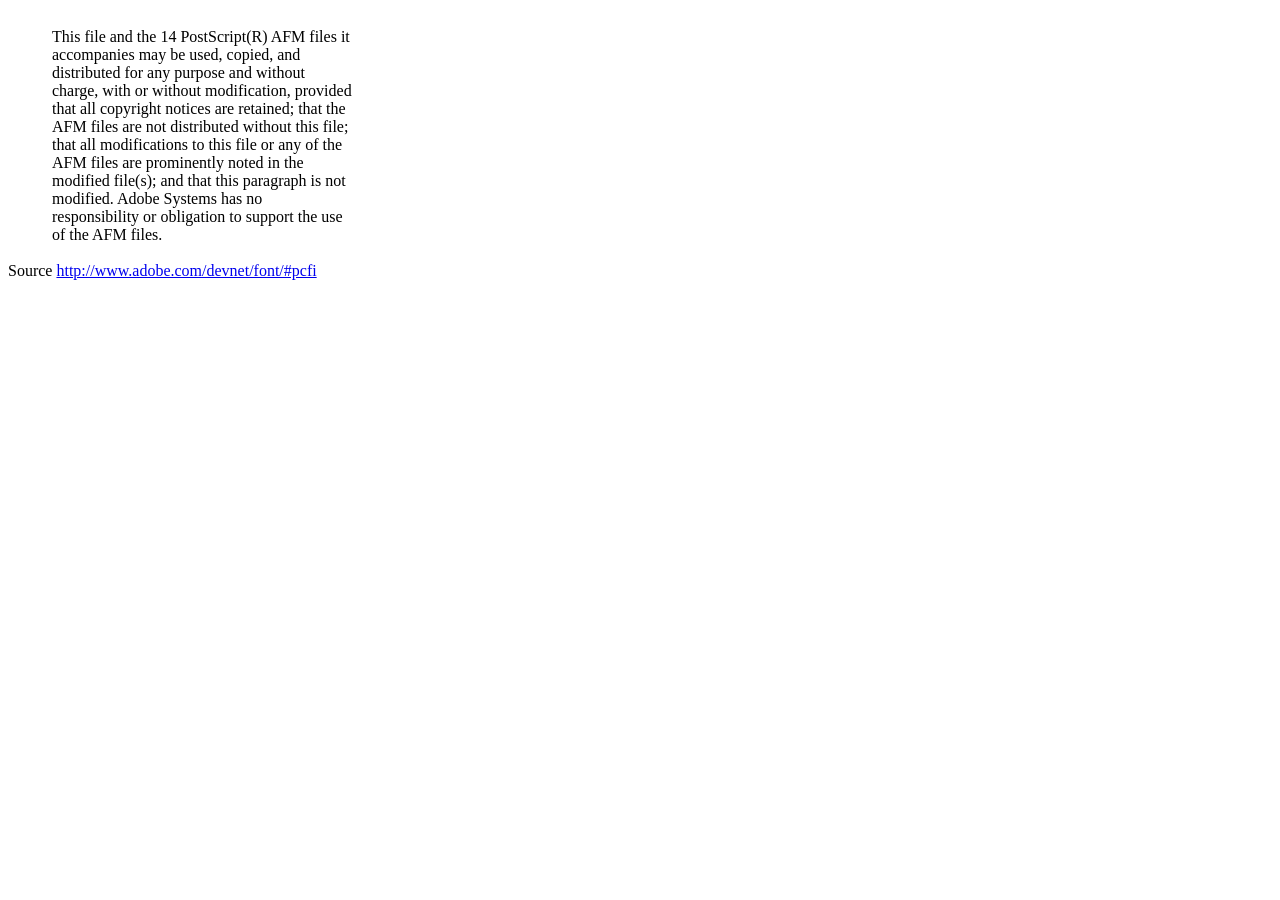
<file: medikit/MINI_PHP/vendor/dompdf/dompdf/lib/fonts/mustRead.html>
<html>
	<head>
		<meta http-equiv="content-type" content="text/html;charset=iso-8859-1">
		<meta name="generator" content="Adobe GoLive 4">
		<title>Core 14 AFM Files - ReadMe</title>
	</head>
	<body bgcolor="white">
		<font color="white">or</font>
		<table border="0" cellpadding="0" cellspacing="2">
			<tr>
				<td width="40"></td>
				<td width="300">This file and the 14 PostScript(R) AFM files it accompanies may be used, copied, and distributed for any purpose and without charge, with or without modification, provided that all copyright notices are retained; that the AFM files are not distributed without this file; that all modifications to this file or any of the AFM files are prominently noted in the modified file(s); and that this paragraph is not modified. Adobe Systems has no responsibility or obligation to support the use of the AFM files. <font color="white">Col</font></td>
			</tr>
		</table>
		<p>Source <a href="http://www.adobe.com/devnet/font/#pcfi">http://www.adobe.com/devnet/font/#pcfi</a></p>
</body>
</html>
</file>
